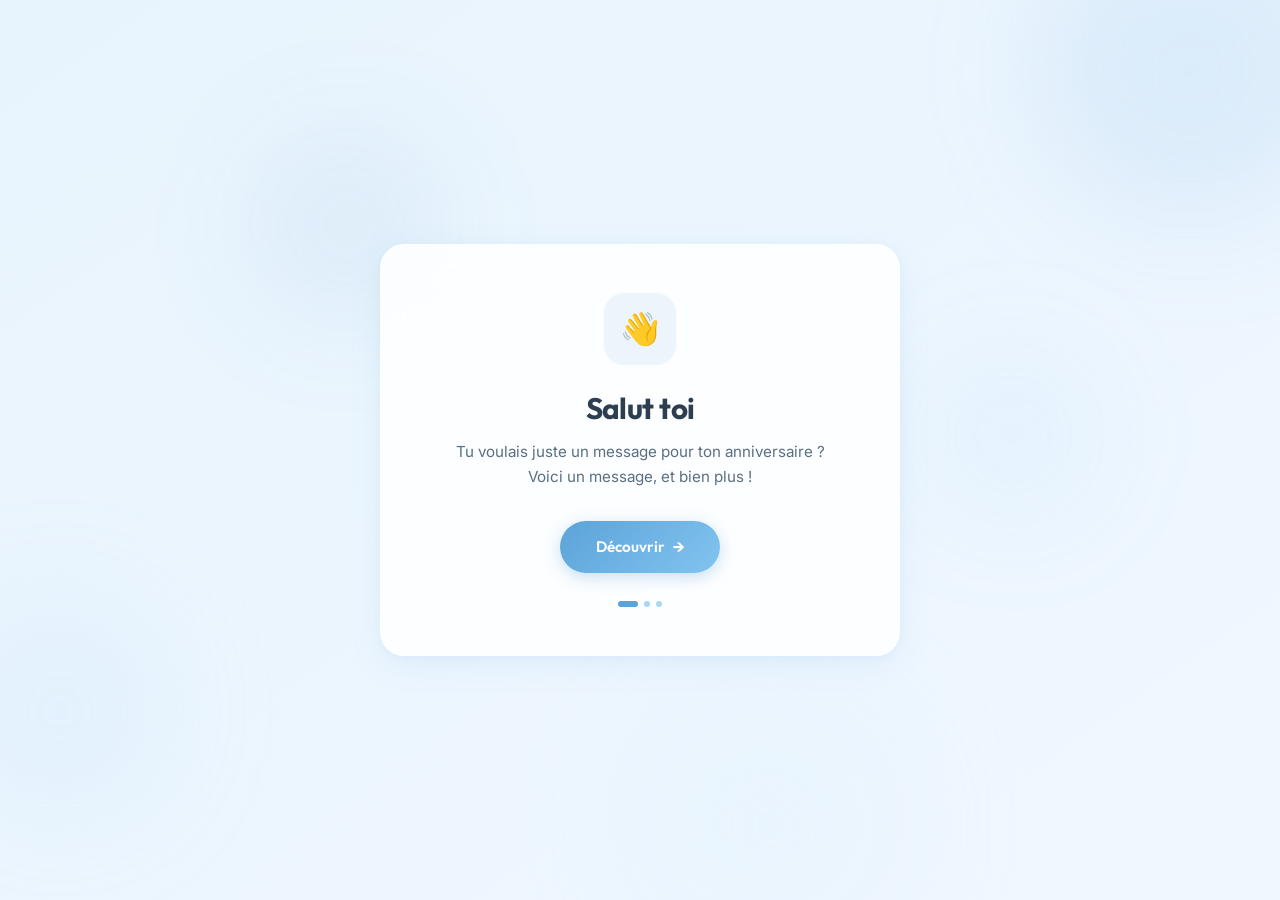
<file: index.html>
<!DOCTYPE html>
<html lang="fr">

<head>
    <meta charset="UTF-8">
    <meta name="viewport" content="width=device-width, initial-scale=1.0">
    <title>23 ANS OMG</title>
    <meta name="description" content="M'engueule pas je voulais pas t'écrire juste un mot">
    <link rel="preconnect" href="https://fonts.googleapis.com">
    <link rel="preconnect" href="https://fonts.gstatic.com" crossorigin>
    <link
        href="https://fonts.googleapis.com/css2?family=Outfit:wght@300;400;500;600;700&family=Inter:wght@400;500;600&display=swap"
        rel="stylesheet">
    <link rel="stylesheet" href="style.css">
</head>

<body>
    <!-- Floating particles background -->
    <div class="particles" id="particles"></div>

    <!-- Floating soft shapes -->
    <div class="floating-shapes">
        <div class="shape shape-1"></div>
        <div class="shape shape-2"></div>
        <div class="shape shape-3"></div>
        <div class="shape shape-4"></div>
        <div class="shape shape-5"></div>
    </div>

    <!-- Main content -->
    <main class="hero">
        <div class="card" id="mainCard">
            <div class="card-glow"></div>
            <div class="emoji-container">
                <span class="wave-emoji" id="waveEmoji">👋</span>
            </div>
            <h1 class="card-title">Salut toi</h1>
            <p class="card-subtitle">Tu voulais juste un message pour ton anniversaire&nbsp;?<br>Voici un message, et
                bien plus&nbsp;!</p>
            <a href="page2.html" class="cta-button" id="ctaButton">
                <span class="cta-text">Découvrir</span>
                <span class="cta-arrow">→</span>
            </a>
            <!-- Decorative dots under the card -->
            <div class="card-dots">
                <span class="dot dot-active"></span>
                <span class="dot"></span>
                <span class="dot"></span>
            </div>
        </div>
    </main>

    <script src="script.js"></script>
</body>

</html>
</file>
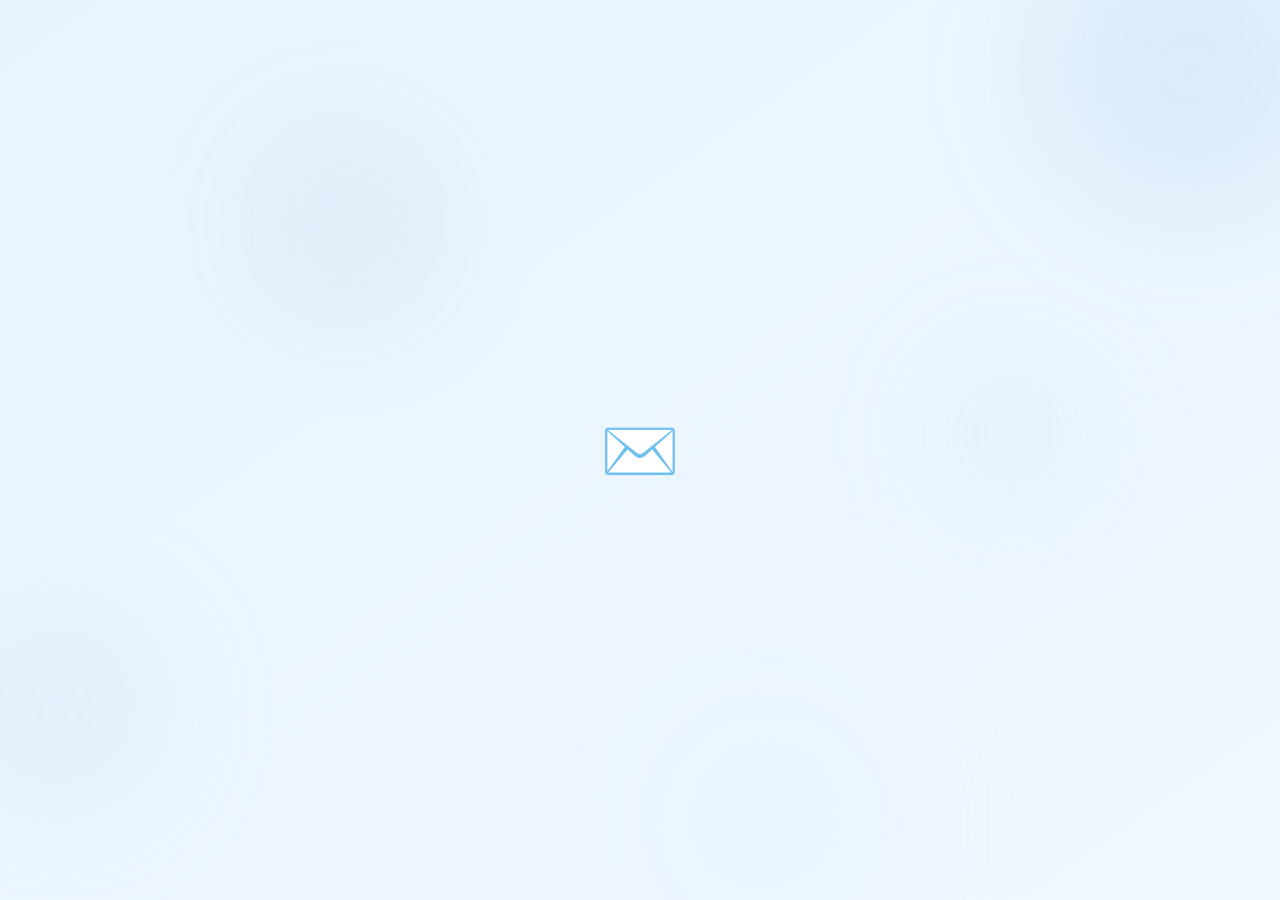
<file: page2.html>
<!DOCTYPE html>
<html lang="fr">

<head>
    <meta charset="UTF-8">
    <meta name="viewport" content="width=device-width, initial-scale=1.0">
    <title>Un petit mot</title>
    <meta name="description" content="Une lettre spéciale pour ton anniversaire">
    <link rel="preconnect" href="https://fonts.googleapis.com">
    <link rel="preconnect" href="https://fonts.gstatic.com" crossorigin>
    <link
        href="https://fonts.googleapis.com/css2?family=Outfit:wght@300;400;500;600;700&family=Inter:wght@400;500;600&family=Caveat:wght@400;500;600;700&display=swap"
        rel="stylesheet">
    <link rel="stylesheet" href="style.css">
    <link rel="stylesheet" href="page2.css">
</head>

<body>
    <!-- Floating particles background -->
    <div class="particles" id="particles"></div>

    <!-- Floating soft shapes -->
    <div class="floating-shapes">
        <div class="shape shape-1"></div>
        <div class="shape shape-2"></div>
        <div class="shape shape-3"></div>
        <div class="shape shape-4"></div>
        <div class="shape shape-5"></div>
    </div>

    <!-- Envelope icon that appears first -->
    <div class="envelope-intro" id="envelopeIntro">
        <div class="envelope-icon">✉️</div>
    </div>

    <!-- Letter container -->
    <main class="letter-scene" id="letterScene">
        <article class="letter" id="letter">
            <div class="letter-glow"></div>

            <!-- Decorative seal -->
            <div class="letter-seal">
                <span>🎂</span>
            </div>

            <header class="letter-header">
                <p class="letter-date">Le 12 juin 2026</p>
                <h1 class="letter-greeting">Ma chère Relou,</h1>
            </header>

            <div class="letter-body">
                <p>Profite bien de ce jour où tu as enfin le même âge que moi. N'oublie quand même pas que je resterai
                    toujours le plus vieux ici et que tu me devras toujours le respect. 👴</p>

                <p>Un peu plus sérieusement, je suis sincèrement très heureux d'être venu te reparler il y a maintenant
                    une semaine. Ça m'a permis de redécouvrir une personne à qui je tenais quand même beaucoup et avec
                    qui j'avais perdu contact du jour au lendemain.</p>

                <p>Je sais que nous en avons déjà reparlé plusieurs fois, mais je tenais vraiment à m'excuser si tu as
                    eu l'impression d'avoir été ghostée car ce n'était absolument pas volontaire de mon côté. Quand je
                    repense à nos discussions actuelles, ça me ferait presque regretter tout le temps pendant lequel
                    nous nous sommes perdues de vue.</p>

                <p>Tu me demandais récemment ce que je pensais de toi, et à ce moment-là je n'avais pas encore assez de
                    recul pour te répondre. Je pense qu'aujourd'hui je peux te donner une réponse plus précise : tu es
                    une personne absolument géniale, drôle, naturelle et très ouverte (même si tu me raccroches à la
                    gueule sale susceptible 😤).</p>

                <p>J'espère vraiment que nos conversations se poursuiverons en dehors de snap et Whatsapp car je pense
                    avoir plein de chose à te faire découvrir 👀 (et moi je n'oublie pas les oignons 🧅)
                </p>

                <p class="letter-signature">Titouan 🐔</p>
            </div>

            <!-- CTA to next page -->
            <div class="letter-cta-wrapper">
                <a href="page3.html" class="cta-button letter-cta" id="letterCta">
                    <span class="cta-text">La suite</span>
                    <span class="cta-arrow">›</span>
                </a>
            </div>

            <!-- Navigation dots -->
            <div class="card-dots">
                <span class="dot"></span>
                <span class="dot dot-active"></span>
                <span class="dot"></span>
            </div>
        </article>
    </main>

    <script src="script.js"></script>
    <script src="page2.js"></script>
</body>

</html>
</file>
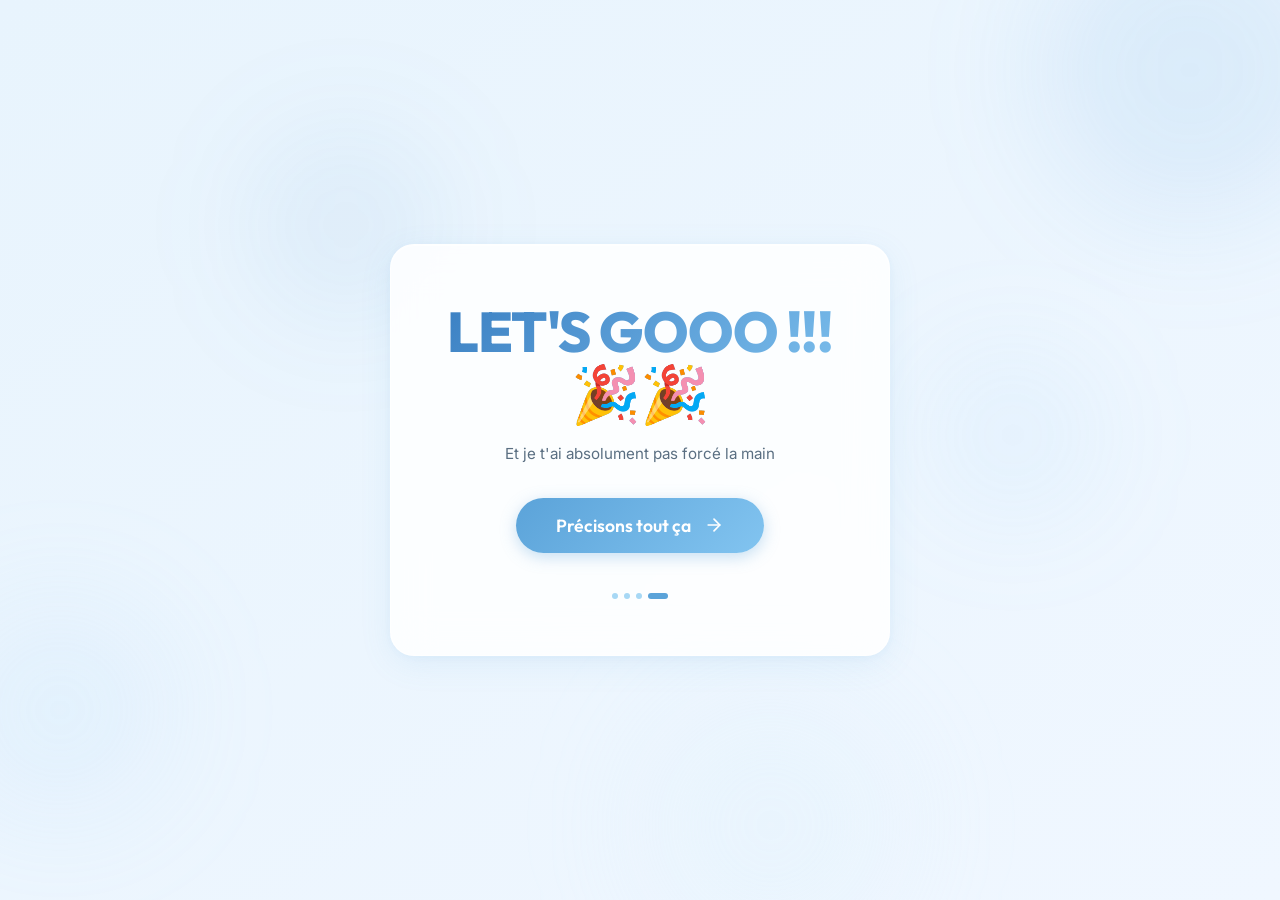
<file: page4.html>
<!DOCTYPE html>
<html lang="fr">

<head>
    <meta charset="UTF-8">
    <meta name="viewport" content="width=device-width, initial-scale=1.0">
    <title>OMG ELLE A DIT OUI</title>
    <meta name="description" content="Une invitation spéciale pour ton anniversaire">
    <link rel="preconnect" href="https://fonts.googleapis.com">
    <link rel="preconnect" href="https://fonts.gstatic.com" crossorigin>
    <link
        href="https://fonts.googleapis.com/css2?family=Outfit:wght@300;400;500;600;700;800&family=Inter:wght@400;500;600&family=Caveat:wght@400;500;600;700&display=swap"
        rel="stylesheet">
    <link rel="stylesheet" href="style.css">
    <link rel="stylesheet" href="page4.css">
</head>

<body>
    <!-- Floating particles background -->
    <div class="particles" id="particles"></div>

    <!-- Floating soft shapes -->
    <div class="floating-shapes">
        <div class="shape shape-1"></div>
        <div class="shape shape-2"></div>
        <div class="shape shape-3"></div>
        <div class="shape shape-4"></div>
        <div class="shape shape-5"></div>
    </div>

    <!-- Main content -->
    <main class="page4-scene">
        <div class="page4-card">
            <div class="card-glow"></div>

            <h1 class="page4-title">LET'S GOOO !!! <span class="emoji-bounce">🎉🎉</span></h1>
            <p class="page4-subtitle">Et je t'ai absolument pas forcé la main</p>

            <a href="page5.html" class="page4-cta">
                <span>Précisons tout ça</span>
                <svg width="20" height="20" viewBox="0 0 24 24" fill="none" stroke="currentColor" stroke-width="2"
                    stroke-linecap="round" stroke-linejoin="round">
                    <line x1="5" y1="12" x2="19" y2="12"></line>
                    <polyline points="12 5 19 12 12 19"></polyline>
                </svg>
            </a>

            <!-- Navigation dots -->
            <div class="card-dots">
                <span class="dot"></span>
                <span class="dot"></span>
                <span class="dot"></span>
                <span class="dot dot-active"></span>
            </div>
        </div>
    </main>

    <script src="script.js"></script>
</body>

</html>
</file>
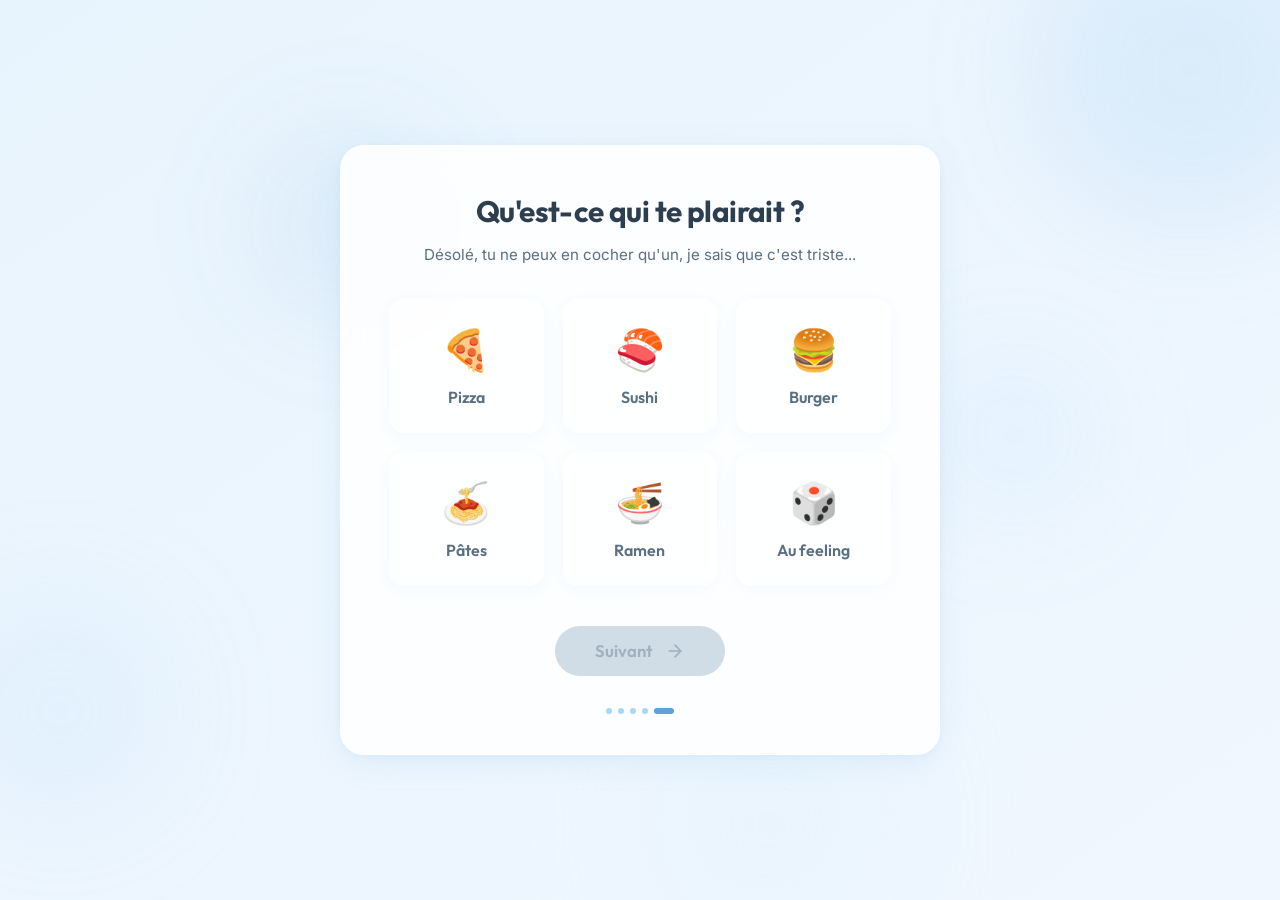
<file: page5.html>
<!DOCTYPE html>
<html lang="fr">

<head>
    <meta charset="UTF-8">
    <meta name="viewport" content="width=device-width, initial-scale=1.0">
    <title>Une surprise pour toi ✨</title>
    <meta name="description" content="Une invitation spéciale pour ton anniversaire">
    <link rel="preconnect" href="https://fonts.googleapis.com">
    <link rel="preconnect" href="https://fonts.gstatic.com" crossorigin>
    <link
        href="https://fonts.googleapis.com/css2?family=Outfit:wght@300;400;500;600;700;800&family=Inter:wght@400;500;600&family=Caveat:wght@400;500;600;700&display=swap"
        rel="stylesheet">
    <link rel="stylesheet" href="style.css">
    <link rel="stylesheet" href="page5.css">
</head>

<body>
    <!-- Floating particles background -->
    <div class="particles" id="particles"></div>

    <!-- Floating soft shapes -->
    <div class="floating-shapes">
        <div class="shape shape-1"></div>
        <div class="shape shape-2"></div>
        <div class="shape shape-3"></div>
        <div class="shape shape-4"></div>
        <div class="shape shape-5"></div>
    </div>

    <!-- Main content -->
    <main class="page5-scene">
        <div class="page5-card" id="foodCard">
            <div class="card-glow"></div>

            <h1 class="page5-title">Qu'est-ce qui te plairait ?</h1>
            <p class="page5-subtitle">Désolé, tu ne peux en cocher qu'un, je sais que c'est triste...</p>

            <div class="food-grid">
                <label class="food-option" style="--delay: 1">
                    <input type="radio" name="food" value="pizza">
                    <div class="food-card-inner">
                        <span class="food-emoji">🍕</span>
                        <span class="food-name">Pizza</span>
                    </div>
                </label>

                <label class="food-option" style="--delay: 2">
                    <input type="radio" name="food" value="sushi">
                    <div class="food-card-inner">
                        <span class="food-emoji">🍣</span>
                        <span class="food-name">Sushi</span>
                    </div>
                </label>

                <label class="food-option" style="--delay: 3">
                    <input type="radio" name="food" value="burger">
                    <div class="food-card-inner">
                        <span class="food-emoji">🍔</span>
                        <span class="food-name">Burger</span>
                    </div>
                </label>

                <label class="food-option" style="--delay: 4">
                    <input type="radio" name="food" value="pates">
                    <div class="food-card-inner">
                        <span class="food-emoji">🍝</span>
                        <span class="food-name">Pâtes</span>
                    </div>
                </label>

                <label class="food-option" style="--delay: 5">
                    <input type="radio" name="food" value="ramen">
                    <div class="food-card-inner">
                        <span class="food-emoji">🍜</span>
                        <span class="food-name">Ramen</span>
                    </div>
                </label>

                <label class="food-option" style="--delay: 6">
                    <input type="radio" name="food" value="feeling">
                    <div class="food-card-inner">
                        <span class="food-emoji">🎲</span>
                        <span class="food-name">Au feeling</span>
                    </div>
                </label>
            </div>

            <div class="action-container">
                <button class="page5-cta" id="submitFood" disabled>
                    <span>Suivant</span>
                    <svg width="20" height="20" viewBox="0 0 24 24" fill="none" stroke="currentColor" stroke-width="2" stroke-linecap="round" stroke-linejoin="round">
                        <line x1="5" y1="12" x2="19" y2="12"></line>
                        <polyline points="12 5 19 12 12 19"></polyline>
                    </svg>
                </button>
            </div>

            <!-- Navigation dots -->
            <div class="card-dots">
                <span class="dot"></span>
                <span class="dot"></span>
                <span class="dot"></span>
                <span class="dot"></span>
                <span class="dot dot-active"></span>
            </div>
        </div>
    </main>

    <script src="script.js"></script>
    <script src="page5.js"></script>
</body>

</html>
</file>
<file: style.css>
/* ===================================
   Design Tokens & Variables
   =================================== */
:root {
    /* Light blue palette */
    --color-bg-start: #e8f4fd;
    --color-bg-end: #f0f7ff;
    --color-primary: #5ba3d9;
    --color-primary-light: #8cc5f0;
    --color-primary-dark: #3a7fc2;
    --color-accent: #a7d8f5;
    --color-accent-soft: #d4edfb;
    --color-card-bg: rgba(255, 255, 255, 0.85);
    --color-card-border: rgba(255, 255, 255, 0.6);
    --color-text-heading: #2c3e50;
    --color-text-body: #5a6f82;
    --color-text-muted: #8ea4b8;
    --color-cta-gradient-start: #5ba3d9;
    --color-cta-gradient-end: #82c4f0;
    --color-cta-hover-start: #4a92cc;
    --color-cta-hover-end: #6ab5e8;
    --color-glow: rgba(91, 163, 217, 0.15);
    --color-emoji-bg: rgba(91, 163, 217, 0.1);

    /* Shapes */
    --shape-1-color: rgba(91, 163, 217, 0.12);
    --shape-2-color: rgba(167, 216, 245, 0.15);
    --shape-3-color: rgba(130, 196, 240, 0.1);
    --shape-4-color: rgba(212, 237, 251, 0.2);
    --shape-5-color: rgba(58, 127, 194, 0.08);

    /* Typography */
    --font-heading: 'Outfit', sans-serif;
    --font-body: 'Inter', sans-serif;

    /* Spacing */
    --card-padding: 3rem 3.5rem;
    --card-radius: 24px;
    --btn-radius: 50px;

    /* Animations */
    --transition-smooth: cubic-bezier(0.4, 0, 0.2, 1);
    --transition-bounce: cubic-bezier(0.34, 1.56, 0.64, 1);
}

/* ===================================
   Reset & Base
   =================================== */
*,
*::before,
*::after {
    margin: 0;
    padding: 0;
    box-sizing: border-box;
}

html {
    scroll-behavior: smooth;
}

body {
    font-family: var(--font-body);
    min-height: 100vh;
    background: linear-gradient(145deg, var(--color-bg-start), var(--color-bg-end));
    overflow-x: hidden;
    overflow-y: auto;
    position: relative;
}

/* ===================================
   Floating Particles (canvas-like)
   =================================== */
.particles {
    position: fixed;
    inset: 0;
    pointer-events: none;
    z-index: 0;
}

.particle {
    position: absolute;
    border-radius: 50%;
    opacity: 0;
    animation: particleFloat linear infinite;
}

@keyframes particleFloat {
    0% {
        opacity: 0;
        transform: translateY(100vh) scale(0);
    }
    10% {
        opacity: 0.6;
    }
    90% {
        opacity: 0.3;
    }
    100% {
        opacity: 0;
        transform: translateY(-10vh) scale(1);
    }
}

/* ===================================
   Floating Shapes (background decor)
   =================================== */
.floating-shapes {
    position: fixed;
    inset: 0;
    pointer-events: none;
    z-index: 0;
}

.shape {
    position: absolute;
    border-radius: 50%;
    filter: blur(60px);
}

.shape-1 {
    width: 300px;
    height: 300px;
    background: var(--shape-1-color);
    top: -80px;
    right: -60px;
    animation: shapeFloat1 12s ease-in-out infinite;
}

.shape-2 {
    width: 200px;
    height: 200px;
    background: var(--shape-2-color);
    bottom: 10%;
    left: -40px;
    animation: shapeFloat2 15s ease-in-out infinite;
}

.shape-3 {
    width: 150px;
    height: 150px;
    background: var(--shape-3-color);
    top: 40%;
    right: 15%;
    animation: shapeFloat3 10s ease-in-out infinite;
}

.shape-4 {
    width: 250px;
    height: 250px;
    background: var(--shape-4-color);
    bottom: -50px;
    right: 30%;
    animation: shapeFloat1 18s ease-in-out infinite reverse;
}

.shape-5 {
    width: 180px;
    height: 180px;
    background: var(--shape-5-color);
    top: 15%;
    left: 20%;
    animation: shapeFloat2 14s ease-in-out infinite reverse;
}

@keyframes shapeFloat1 {
    0%, 100% { transform: translate(0, 0) rotate(0deg); }
    33% { transform: translate(30px, -20px) rotate(5deg); }
    66% { transform: translate(-20px, 15px) rotate(-3deg); }
}

@keyframes shapeFloat2 {
    0%, 100% { transform: translate(0, 0) scale(1); }
    50% { transform: translate(25px, -30px) scale(1.08); }
}

@keyframes shapeFloat3 {
    0%, 100% { transform: translate(0, 0); }
    25% { transform: translate(-15px, 20px); }
    50% { transform: translate(10px, -10px); }
    75% { transform: translate(-20px, -15px); }
}

/* ===================================
   Hero Section
   =================================== */
.hero {
    display: flex;
    align-items: center;
    justify-content: center;
    min-height: 100vh;
    width: 100%;
    z-index: 1;
    position: relative;
}

/* ===================================
   Card Component
   =================================== */
.card {
    position: relative;
    background: var(--color-card-bg);
    backdrop-filter: blur(20px);
    -webkit-backdrop-filter: blur(20px);
    border: 1px solid var(--color-card-border);
    border-radius: var(--card-radius);
    padding: var(--card-padding);
    text-align: center;
    max-width: 520px;
    width: 90%;
    box-shadow:
        0 8px 32px rgba(91, 163, 217, 0.1),
        0 2px 8px rgba(91, 163, 217, 0.06),
        inset 0 1px 0 rgba(255, 255, 255, 0.6);
    
    /* Entry animation */
    opacity: 0;
    transform: translateY(40px) scale(0.95);
    animation: cardEntrance 1s var(--transition-bounce) 0.3s forwards;
    
    /* Hover interaction */
    transition: transform 0.4s var(--transition-smooth), box-shadow 0.4s var(--transition-smooth);
}

.card:hover {
    transform: translateY(-4px) scale(1.01);
    box-shadow:
        0 16px 48px rgba(91, 163, 217, 0.18),
        0 4px 12px rgba(91, 163, 217, 0.1),
        inset 0 1px 0 rgba(255, 255, 255, 0.6);
}

@keyframes cardEntrance {
    to {
        opacity: 1;
        transform: translateY(0) scale(1);
    }
}

/* Card glow effect */
.card-glow {
    position: absolute;
    inset: -2px;
    border-radius: calc(var(--card-radius) + 2px);
    background: linear-gradient(
        135deg,
        rgba(91, 163, 217, 0.2),
        transparent 40%,
        transparent 60%,
        rgba(130, 196, 240, 0.15)
    );
    z-index: -1;
    opacity: 0;
    transition: opacity 0.5s var(--transition-smooth);
}

.card:hover .card-glow {
    opacity: 1;
}

/* ===================================
   Emoji
   =================================== */
.emoji-container {
    width: 72px;
    height: 72px;
    background: var(--color-emoji-bg);
    border-radius: 20px;
    display: flex;
    align-items: center;
    justify-content: center;
    margin: 0 auto 1.5rem;
    
    /* Entry animation */
    opacity: 0;
    transform: scale(0) rotate(-20deg);
    animation: emojiPop 0.6s var(--transition-bounce) 0.8s forwards;
}

.wave-emoji {
    font-size: 2rem;
    display: inline-block;
    animation: waveHand 2.5s ease-in-out 1.8s infinite;
    transform-origin: 70% 70%;
}

@keyframes emojiPop {
    to {
        opacity: 1;
        transform: scale(1) rotate(0deg);
    }
}

@keyframes waveHand {
    0%, 100% { transform: rotate(0deg); }
    10% { transform: rotate(14deg); }
    20% { transform: rotate(-8deg); }
    30% { transform: rotate(14deg); }
    40% { transform: rotate(-4deg); }
    50% { transform: rotate(10deg); }
    60% { transform: rotate(0deg); }
}

/* ===================================
   Typography
   =================================== */
.card-title {
    font-family: var(--font-heading);
    font-size: 1.85rem;
    font-weight: 700;
    color: var(--color-text-heading);
    margin-bottom: 0.75rem;
    letter-spacing: -0.02em;
    
    /* Entry animation */
    opacity: 0;
    transform: translateY(15px);
    animation: textSlideUp 0.6s var(--transition-smooth) 1s forwards;
}

.card-subtitle {
    font-family: var(--font-body);
    font-size: 0.95rem;
    font-weight: 400;
    color: var(--color-text-body);
    line-height: 1.65;
    margin-bottom: 2rem;
    
    /* Entry animation */
    opacity: 0;
    transform: translateY(15px);
    animation: textSlideUp 0.6s var(--transition-smooth) 1.2s forwards;
}

@keyframes textSlideUp {
    to {
        opacity: 1;
        transform: translateY(0);
    }
}

/* ===================================
   CTA Button
   =================================== */
.cta-button {
    display: inline-flex;
    align-items: center;
    gap: 0.5rem;
    padding: 0.9rem 2.2rem;
    background: linear-gradient(135deg, var(--color-cta-gradient-start), var(--color-cta-gradient-end));
    color: #fff;
    text-decoration: none;
    font-family: var(--font-heading);
    font-size: 0.95rem;
    font-weight: 600;
    border-radius: var(--btn-radius);
    border: none;
    cursor: pointer;
    position: relative;
    overflow: hidden;
    transition:
        transform 0.3s var(--transition-smooth),
        box-shadow 0.3s var(--transition-smooth);
    box-shadow: 0 4px 16px rgba(91, 163, 217, 0.35);
    
    /* Entry animation */
    opacity: 0;
    transform: translateY(15px);
    animation: textSlideUp 0.6s var(--transition-smooth) 1.4s forwards;
}

.cta-button::before {
    content: '';
    position: absolute;
    inset: 0;
    background: linear-gradient(135deg, var(--color-cta-hover-start), var(--color-cta-hover-end));
    opacity: 0;
    transition: opacity 0.3s var(--transition-smooth);
}

.cta-button:hover {
    transform: translateY(-2px) scale(1.03);
    box-shadow: 0 8px 28px rgba(91, 163, 217, 0.45);
}

.cta-button:hover::before {
    opacity: 1;
}

.cta-button:active {
    transform: translateY(0) scale(0.98);
    box-shadow: 0 2px 10px rgba(91, 163, 217, 0.3);
}

.cta-text,
.cta-arrow {
    position: relative;
    z-index: 1;
}

.cta-arrow {
    display: inline-block;
    transition: transform 0.3s var(--transition-smooth);
    font-size: 1.1rem;
}

.cta-button:hover .cta-arrow {
    transform: translateX(4px);
}

/* Shimmer effect on button */
.cta-button::after {
    content: '';
    position: absolute;
    top: 0;
    left: -100%;
    width: 60%;
    height: 100%;
    background: linear-gradient(
        90deg,
        transparent,
        rgba(255, 255, 255, 0.25),
        transparent
    );
    z-index: 1;
    animation: shimmer 3s ease-in-out 2.5s infinite;
}

@keyframes shimmer {
    0% { left: -100%; }
    100% { left: 200%; }
}

/* ===================================
   Card Dots (decorative)
   =================================== */
.card-dots {
    display: flex;
    align-items: center;
    justify-content: center;
    gap: 6px;
    margin-top: 1.8rem;
    
    /* Entry animation */
    opacity: 0;
    animation: fadeIn 0.6s var(--transition-smooth) 1.6s forwards;
}

.dot {
    width: 6px;
    height: 6px;
    border-radius: 50%;
    background: var(--color-accent);
    transition: all 0.3s var(--transition-smooth);
}

.dot-active {
    width: 20px;
    border-radius: 10px;
    background: var(--color-primary);
}

@keyframes fadeIn {
    to { opacity: 1; }
}

/* ===================================
   Responsive
   =================================== */
@media (max-width: 480px) {
    .card {
        padding: 2.2rem 1.8rem;
        max-width: 340px;
    }

    .card-title {
        font-size: 1.5rem;
    }

    .card-subtitle {
        font-size: 0.88rem;
    }

    .emoji-container {
        width: 60px;
        height: 60px;
        border-radius: 16px;
    }

    .wave-emoji {
        font-size: 1.6rem;
    }

    .cta-button {
        padding: 0.8rem 1.8rem;
        font-size: 0.9rem;
    }

    .shape-1 { width: 200px; height: 200px; }
    .shape-2 { width: 140px; height: 140px; }
    .shape-4 { width: 180px; height: 180px; }
}
</file>
<file: page2.css>
/* ===================================
   Page 2 — Letter Styles
   =================================== */

/* ---- Envelope Intro ---- */
.envelope-intro {
    position: fixed;
    inset: 0;
    display: flex;
    align-items: center;
    justify-content: center;
    z-index: 100;
    pointer-events: none;
}

.envelope-icon {
    font-size: 4rem;
    opacity: 0;
    transform: scale(0.3);
    animation: envelopeAppear 0.8s var(--transition-bounce) 0.3s forwards;
}

@keyframes envelopeAppear {
    0% {
        opacity: 0;
        transform: scale(0.3) rotate(-15deg);
    }
    60% {
        opacity: 1;
        transform: scale(1.15) rotate(3deg);
    }
    100% {
        opacity: 1;
        transform: scale(1) rotate(0deg);
    }
}

/* After appearing, the envelope fades and moves up */
.envelope-intro.fade-out .envelope-icon {
    animation: envelopeFadeOut 0.6s var(--transition-smooth) forwards;
}

@keyframes envelopeFadeOut {
    to {
        opacity: 0;
        transform: scale(0.6) translateY(-60px);
    }
}

/* ---- Letter Scene ---- */
.letter-scene {
    display: flex;
    align-items: center;
    justify-content: center;
    min-height: 100vh;
    width: 100%;
    z-index: 1;
    position: relative;
    padding: 2rem;
}

/* ---- Letter Card ---- */
.letter {
    position: relative;
    background: var(--color-card-bg);
    backdrop-filter: blur(20px);
    -webkit-backdrop-filter: blur(20px);
    border: 1px solid var(--color-card-border);
    border-radius: var(--card-radius);
    padding: 2.8rem 4rem 2rem;
    max-width: 820px;
    width: 90%;
    box-shadow:
        0 8px 32px rgba(91, 163, 217, 0.1),
        0 2px 8px rgba(91, 163, 217, 0.06),
        inset 0 1px 0 rgba(255, 255, 255, 0.6);
    
    /* Start off-screen right */
    opacity: 0;
    transform: translateX(100vw) rotate(3deg);
    
    transition: transform 0.4s var(--transition-smooth), box-shadow 0.4s var(--transition-smooth);
}

/* Slide-in animation class (added by JS) */
.letter.slide-in {
    animation: letterSlideIn 1s cubic-bezier(0.22, 1, 0.36, 1) forwards;
}

@keyframes letterSlideIn {
    0% {
        opacity: 0;
        transform: translateX(100vw) rotate(3deg);
    }
    40% {
        opacity: 1;
    }
    70% {
        transform: translateX(-15px) rotate(-0.5deg);
    }
    85% {
        transform: translateX(5px) rotate(0.2deg);
    }
    100% {
        opacity: 1;
        transform: translateX(0) rotate(0deg);
    }
}

.letter:hover {
    transform: translateY(-3px);
    box-shadow:
        0 16px 48px rgba(91, 163, 217, 0.18),
        0 4px 12px rgba(91, 163, 217, 0.1),
        inset 0 1px 0 rgba(255, 255, 255, 0.6);
}

/* Letter glow */
.letter-glow {
    position: absolute;
    inset: -2px;
    border-radius: calc(var(--card-radius) + 2px);
    background: linear-gradient(
        135deg,
        rgba(91, 163, 217, 0.2),
        transparent 40%,
        transparent 60%,
        rgba(130, 196, 240, 0.15)
    );
    z-index: -1;
    opacity: 0;
    transition: opacity 0.5s var(--transition-smooth);
}

.letter:hover .letter-glow {
    opacity: 1;
}

/* ---- Decorative Seal ---- */
.letter-seal {
    position: absolute;
    top: -18px;
    right: 30px;
    width: 48px;
    height: 48px;
    background: linear-gradient(135deg, var(--color-cta-gradient-start), var(--color-cta-gradient-end));
    border-radius: 50%;
    display: flex;
    align-items: center;
    justify-content: center;
    font-size: 1.3rem;
    box-shadow: 0 4px 14px rgba(91, 163, 217, 0.35);
    
    opacity: 0;
    transform: scale(0) rotate(-45deg);
}

.letter.slide-in .letter-seal {
    animation: sealPop 0.5s var(--transition-bounce) 0.8s forwards;
}

@keyframes sealPop {
    to {
        opacity: 1;
        transform: scale(1) rotate(0deg);
    }
}

/* ---- Letter Header ---- */
.letter-header {
    margin-bottom: 1.5rem;
    opacity: 0;
    transform: translateY(10px);
}

.letter.slide-in .letter-header {
    animation: contentFadeIn 0.6s var(--transition-smooth) 0.6s forwards;
}

.letter-date {
    font-family: var(--font-body);
    font-size: 0.8rem;
    color: var(--color-text-muted);
    text-transform: uppercase;
    letter-spacing: 0.08em;
    margin-bottom: 0.6rem;
}

.letter-greeting {
    font-family: 'Caveat', cursive;
    font-size: 2rem;
    font-weight: 600;
    color: var(--color-primary-dark);
    letter-spacing: 0.01em;
}

/* ---- Letter Body ---- */
.letter-body {
    opacity: 0;
    transform: translateY(10px);
}

.letter.slide-in .letter-body {
    animation: contentFadeIn 0.6s var(--transition-smooth) 0.85s forwards;
}

.letter-body p {
    font-family: var(--font-body);
    font-size: 0.92rem;
    color: var(--color-text-body);
    line-height: 1.75;
    margin-bottom: 1rem;
}

.letter-body p:last-child {
    margin-bottom: 0;
}

.letter-closing {
    font-family: 'Caveat', cursive;
    font-size: 1.4rem !important;
    color: var(--color-primary) !important;
    font-weight: 600;
    margin-top: 1.2rem !important;
}

.letter-signature {
    font-family: 'Caveat', cursive;
    font-size: 1.25rem !important;
    color: var(--color-primary-dark) !important;
    font-weight: 500;
    margin-top: 0.2rem !important;
}

@keyframes contentFadeIn {
    to {
        opacity: 1;
        transform: translateY(0);
    }
}

/* ---- Navigation Dots (in letter) ---- */
.letter .card-dots {
    margin-top: 2rem;
    opacity: 0;
}

.letter.slide-in .card-dots {
    animation: fadeIn 0.5s var(--transition-smooth) 1.1s forwards;
}

/* ---- Letter CTA Button ---- */
.letter-cta-wrapper {
    display: flex;
    justify-content: center;
    margin-top: 1.8rem;
    opacity: 0;
    transform: translateY(10px);
}

.letter.slide-in .letter-cta-wrapper {
    animation: contentFadeIn 0.6s var(--transition-smooth) 1s forwards;
}

.letter-cta {
    padding: 0.75rem 1.8rem;
    font-size: 0.9rem;
}

/* ===================================
   Responsive
   =================================== */
@media (max-width: 480px) {
    .letter {
        padding: 2rem 1.6rem 1.5rem;
        max-width: 360px;
    }

    .letter-greeting {
        font-size: 1.6rem;
    }

    .letter-body p {
        font-size: 0.85rem;
    }

    .letter-closing {
        font-size: 1.2rem !important;
    }

    .letter-signature {
        font-size: 1.1rem !important;
    }

    .envelope-icon {
        font-size: 3rem;
    }
}
</file>
<file: page4.css>
/* ===================================
   Page 4 — Let's Go Styles
   =================================== */

/* ---- Scene ---- */
.page4-scene {
    display: flex;
    align-items: center;
    justify-content: center;
    min-height: 100vh;
    width: 100%;
    z-index: 1;
    position: relative;
    padding: 2rem;
}

/* ---- Card ---- */
.page4-card {
    position: relative;
    background: var(--color-card-bg);
    backdrop-filter: blur(20px);
    -webkit-backdrop-filter: blur(20px);
    border: 1px solid var(--color-card-border);
    border-radius: var(--card-radius);
    padding: 3.5rem 3rem;
    max-width: 500px;
    width: 90%;
    text-align: center;
    box-shadow:
        0 8px 32px rgba(91, 163, 217, 0.1),
        0 2px 8px rgba(91, 163, 217, 0.06),
        inset 0 1px 0 rgba(255, 255, 255, 0.6);

    /* Entry animation */
    opacity: 0;
    transform: translateY(40px) scale(0.95);
    animation: cardEntrance 1s var(--transition-bounce) 0.3s forwards;

    transition: transform 0.4s var(--transition-smooth), box-shadow 0.4s var(--transition-smooth);
}

.page4-card:hover {
    box-shadow:
        0 16px 48px rgba(91, 163, 217, 0.18),
        0 4px 12px rgba(91, 163, 217, 0.1),
        inset 0 1px 0 rgba(255, 255, 255, 0.6);
}

/* ---- Title ---- */
.page4-title {
    font-family: var(--font-heading);
    font-size: 3.5rem;
    font-weight: 800;
    margin-bottom: 1rem;
    letter-spacing: -0.02em;
    line-height: 1.1;

    /* Gradient Text */
    background: linear-gradient(135deg, var(--color-primary-dark), var(--color-cta-gradient-end));
    -webkit-background-clip: text;
    -webkit-text-fill-color: transparent;
    background-clip: text;

    opacity: 0;
    transform: translateY(20px);
    animation: textSlideUp 0.6s var(--transition-smooth) 0.8s forwards;
}

.emoji-bounce {
    display: inline-block;
    -webkit-text-fill-color: initial; /* Override gradient for emoji */
    animation: floatingEmoji 3s ease-in-out infinite;
}

@keyframes floatingEmoji {
    0%, 100% { transform: translateY(0); }
    50% { transform: translateY(-10px); }
}

/* ---- Subtitle ---- */
.page4-subtitle {
    font-family: var(--font-body);
    font-size: 0.95rem;
    font-weight: 400;
    color: var(--color-text-body);
    margin-bottom: 2rem;
    line-height: 1.65;

    opacity: 0;
    transform: translateY(15px);
    animation: textSlideUp 0.6s var(--transition-smooth) 1.0s forwards;
}

/* ---- CTA Button ---- */
.page4-cta {
    display: inline-flex;
    align-items: center;
    justify-content: center;
    gap: 0.8rem;
    padding: 1rem 2.5rem;
    background: linear-gradient(135deg, var(--color-cta-gradient-start), var(--color-cta-gradient-end));
    color: #fff;
    text-decoration: none;
    font-family: var(--font-heading);
    font-size: 1.1rem;
    font-weight: 600;
    border-radius: 50px;
    border: none;
    cursor: pointer;
    box-shadow: 0 4px 16px rgba(91, 163, 217, 0.35);
    transition:
        transform 0.3s var(--transition-smooth),
        box-shadow 0.3s var(--transition-smooth);
    position: relative;
    overflow: hidden;
    z-index: 1;

    opacity: 0;
    transform: translateY(15px);
    animation: textSlideUp 0.6s var(--transition-smooth) 1.2s forwards;
}

.page4-cta::before {
    content: '';
    position: absolute;
    inset: 0;
    background: linear-gradient(135deg, var(--color-cta-hover-start), var(--color-cta-hover-end));
    opacity: 0;
    transition: opacity 0.3s var(--transition-smooth);
}

.page4-cta:hover {
    transform: translateY(-2px);
    box-shadow: 0 8px 28px rgba(91, 163, 217, 0.45);
}

.page4-cta:hover::before {
    opacity: 1;
}

.page4-cta:hover svg {
    transform: translateX(4px);
}

.page4-cta:active {
    transform: translateY(0);
}

.page4-cta span, .page4-cta svg {
    position: relative;
    z-index: 1;
}

.page4-cta svg {
    transition: transform 0.3s var(--transition-smooth);
}

/* ---- Card Dots ---- */
.page4-card .card-dots {
    margin-top: 2.5rem;
    opacity: 0;
    animation: fadeIn 0.6s var(--transition-smooth) 1.5s forwards;
}

/* ===================================
   Responsive
   =================================== */
@media (max-width: 480px) {
    .page4-card {
        padding: 2.5rem 2rem;
    }

    .page4-title {
        font-size: 2.5rem;
    }

    .page4-subtitle {
        font-size: 1rem;
    }

    .page4-cta {
        padding: 0.9rem 2rem;
        font-size: 1rem;
    }
}
</file>
<file: page5.css>
/* ===================================
   Page 5 — Food Selection Styles
   =================================== */

/* ---- Scene ---- */
.page5-scene {
    display: flex;
    align-items: center;
    justify-content: center;
    min-height: 100vh;
    width: 100%;
    z-index: 1;
    position: relative;
    padding: 2rem;
}

/* ---- Card ---- */
.page5-card {
    position: relative;
    background: var(--color-card-bg);
    backdrop-filter: blur(20px);
    -webkit-backdrop-filter: blur(20px);
    border: 1px solid var(--color-card-border);
    border-radius: var(--card-radius);
    padding: 3rem 3rem 2.5rem;
    max-width: 600px;
    width: 95%;
    text-align: center;
    box-shadow:
        0 8px 32px rgba(91, 163, 217, 0.1),
        0 2px 8px rgba(91, 163, 217, 0.06),
        inset 0 1px 0 rgba(255, 255, 255, 0.6);

    /* Entry animation */
    opacity: 0;
    transform: translateY(40px) scale(0.95);
    animation: cardEntrance 1s var(--transition-bounce) 0.3s forwards;

    transition: transform 0.4s var(--transition-smooth), box-shadow 0.4s var(--transition-smooth);
}

/* ---- Typography ---- */
.page5-title {
    font-family: var(--font-heading);
    font-size: 1.85rem;
    font-weight: 700;
    color: var(--color-text-heading);
    margin-bottom: 0.75rem;
    letter-spacing: -0.02em;
    line-height: 1.2;

    opacity: 0;
    transform: translateY(15px);
    animation: textSlideUp 0.6s var(--transition-smooth) 0.6s forwards;
}

.page5-subtitle {
    font-family: var(--font-body);
    font-size: 0.95rem;
    font-weight: 400;
    color: var(--color-text-body);
    margin-bottom: 2rem;
    line-height: 1.65;

    opacity: 0;
    transform: translateY(10px);
    animation: textSlideUp 0.6s var(--transition-smooth) 0.8s forwards;
}

/* ---- Food Grid ---- */
.food-grid {
    display: grid;
    grid-template-columns: repeat(3, 1fr);
    gap: 1.2rem;
    margin-bottom: 2.5rem;
}

.food-option {
    cursor: pointer;
    display: block;
    position: relative;
    opacity: 0;
    transform: translateY(15px);
    /* Dynamic delay based on inline style var(--delay) */
    animation: textSlideUp 0.5s var(--transition-bounce) forwards;
    animation-delay: calc(0.8s + (var(--delay) * 0.1s));
}

.food-option input[type="radio"] {
    position: absolute;
    opacity: 0;
    width: 0;
    height: 0;
}

.food-card-inner {
    background: rgba(255, 255, 255, 0.5);
    border: 2px solid transparent;
    border-radius: 16px;
    padding: 1.5rem 0.5rem;
    display: flex;
    flex-direction: column;
    align-items: center;
    gap: 0.8rem;
    transition: all 0.3s var(--transition-smooth);
    box-shadow: 0 4px 15px rgba(91, 163, 217, 0.05);
}

.food-emoji {
    font-size: 2.5rem;
    transition: transform 0.4s var(--transition-bounce);
    display: inline-block;
}

.food-name {
    font-family: var(--font-heading);
    font-size: 1rem;
    font-weight: 600;
    color: var(--color-text-body);
    transition: color 0.3s ease;
}

/* Hover effects */
.food-option:hover .food-card-inner {
    transform: translateY(-5px);
    background: rgba(255, 255, 255, 0.8);
    box-shadow: 0 8px 25px rgba(91, 163, 217, 0.12);
}

.food-option:hover .food-emoji {
    transform: scale(1.15) rotate(5deg);
}

/* Selected state */
.food-option input[type="radio"]:checked + .food-card-inner {
    background: rgba(255, 255, 255, 0.95);
    border-color: var(--color-primary);
    box-shadow: 
        0 8px 25px rgba(91, 163, 217, 0.2),
        inset 0 0 0 2px rgba(91, 163, 217, 0.1);
    transform: translateY(-5px) scale(1.02);
}

.food-option input[type="radio"]:checked + .food-card-inner .food-name {
    color: var(--color-primary-dark);
}

.food-option input[type="radio"]:checked + .food-card-inner .food-emoji {
    animation: bounceEmoji 1s var(--transition-bounce) infinite;
}

@keyframes bounceEmoji {
    0%, 100% { transform: translateY(0) scale(1.15); }
    50% { transform: translateY(-8px) scale(1.15); }
}

/* ---- CTA Button ---- */
.action-container {
    opacity: 0;
    transform: translateY(15px);
    animation: textSlideUp 0.6s var(--transition-smooth) 1.6s forwards;
}

.page5-cta {
    display: inline-flex;
    align-items: center;
    justify-content: center;
    gap: 0.8rem;
    padding: 0.9rem 2.5rem;
    background: linear-gradient(135deg, var(--color-cta-gradient-start), var(--color-cta-gradient-end));
    color: #fff;
    font-family: var(--font-heading);
    font-size: 1.05rem;
    font-weight: 600;
    border-radius: 50px;
    border: none;
    cursor: pointer;
    box-shadow: 0 4px 16px rgba(91, 163, 217, 0.35);
    transition: all 0.3s var(--transition-smooth);
    position: relative;
    overflow: hidden;
}

.page5-cta:disabled {
    background: #d0dce6;
    color: #a0b0bf;
    box-shadow: none;
    cursor: not-allowed;
    transform: none;
}

.page5-cta:not(:disabled)::before {
    content: '';
    position: absolute;
    inset: 0;
    background: linear-gradient(135deg, var(--color-cta-hover-start), var(--color-cta-hover-end));
    opacity: 0;
    transition: opacity 0.3s var(--transition-smooth);
}

.page5-cta:not(:disabled):hover {
    transform: translateY(-2px);
    box-shadow: 0 8px 28px rgba(91, 163, 217, 0.45);
}

.page5-cta:not(:disabled):hover::before {
    opacity: 1;
}

.page5-cta:not(:disabled):hover svg {
    transform: translateX(4px);
}

.page5-cta span, .page5-cta svg {
    position: relative;
    z-index: 1;
}

.page5-cta svg {
    transition: transform 0.3s var(--transition-smooth);
}

/* ---- Card Dots ---- */
.page5-card .card-dots {
    margin-top: 2rem;
    opacity: 0;
    animation: fadeIn 0.6s var(--transition-smooth) 1.8s forwards;
}

/* ===================================
   Responsive
   =================================== */
@media (max-width: 560px) {
    .food-grid {
        grid-template-columns: repeat(2, 1fr);
        gap: 1rem;
    }
}

@media (max-width: 480px) {
    .page5-card {
        padding: 2.5rem 1.5rem 2rem;
    }

    .page5-title {
        font-size: 1.8rem;
    }

    .food-card-inner {
        padding: 1rem 0.5rem;
    }

    .food-emoji {
        font-size: 2rem;
    }

    .food-name {
        font-size: 0.9rem;
    }
}
</file>
